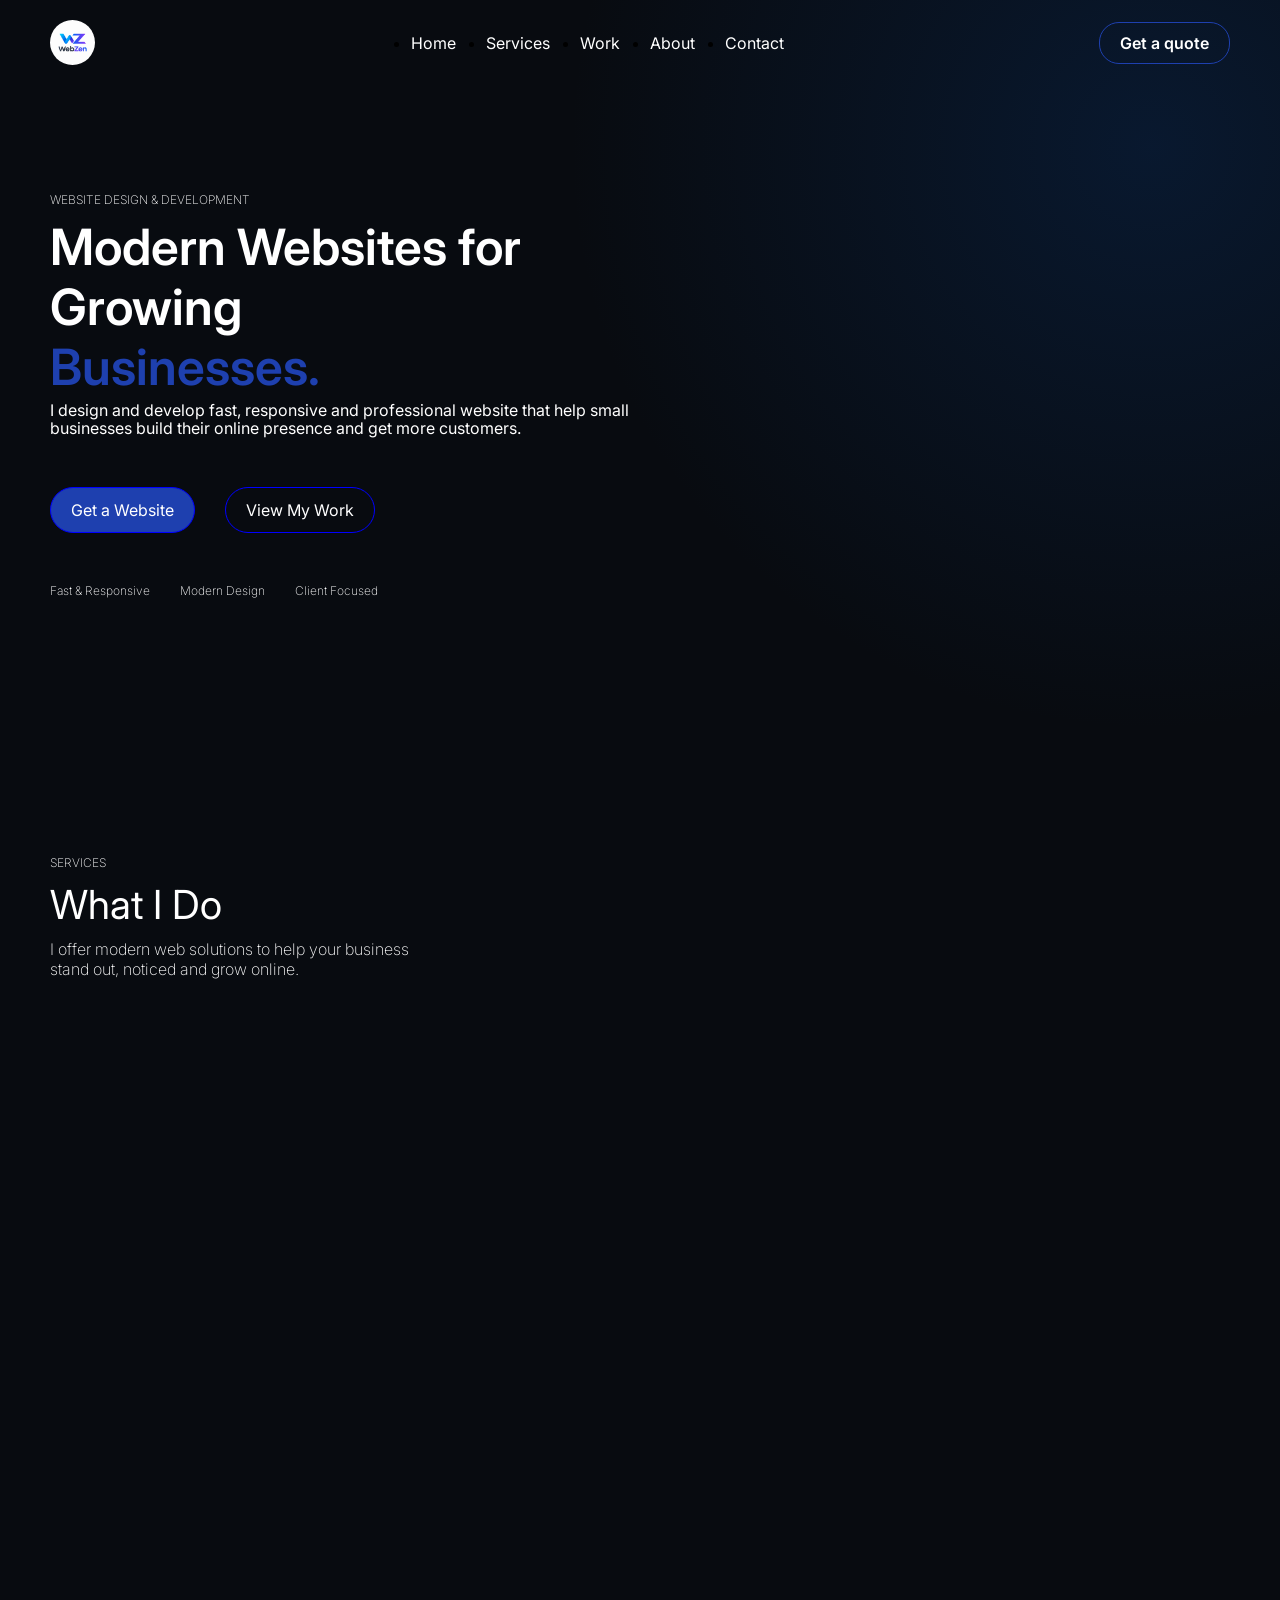
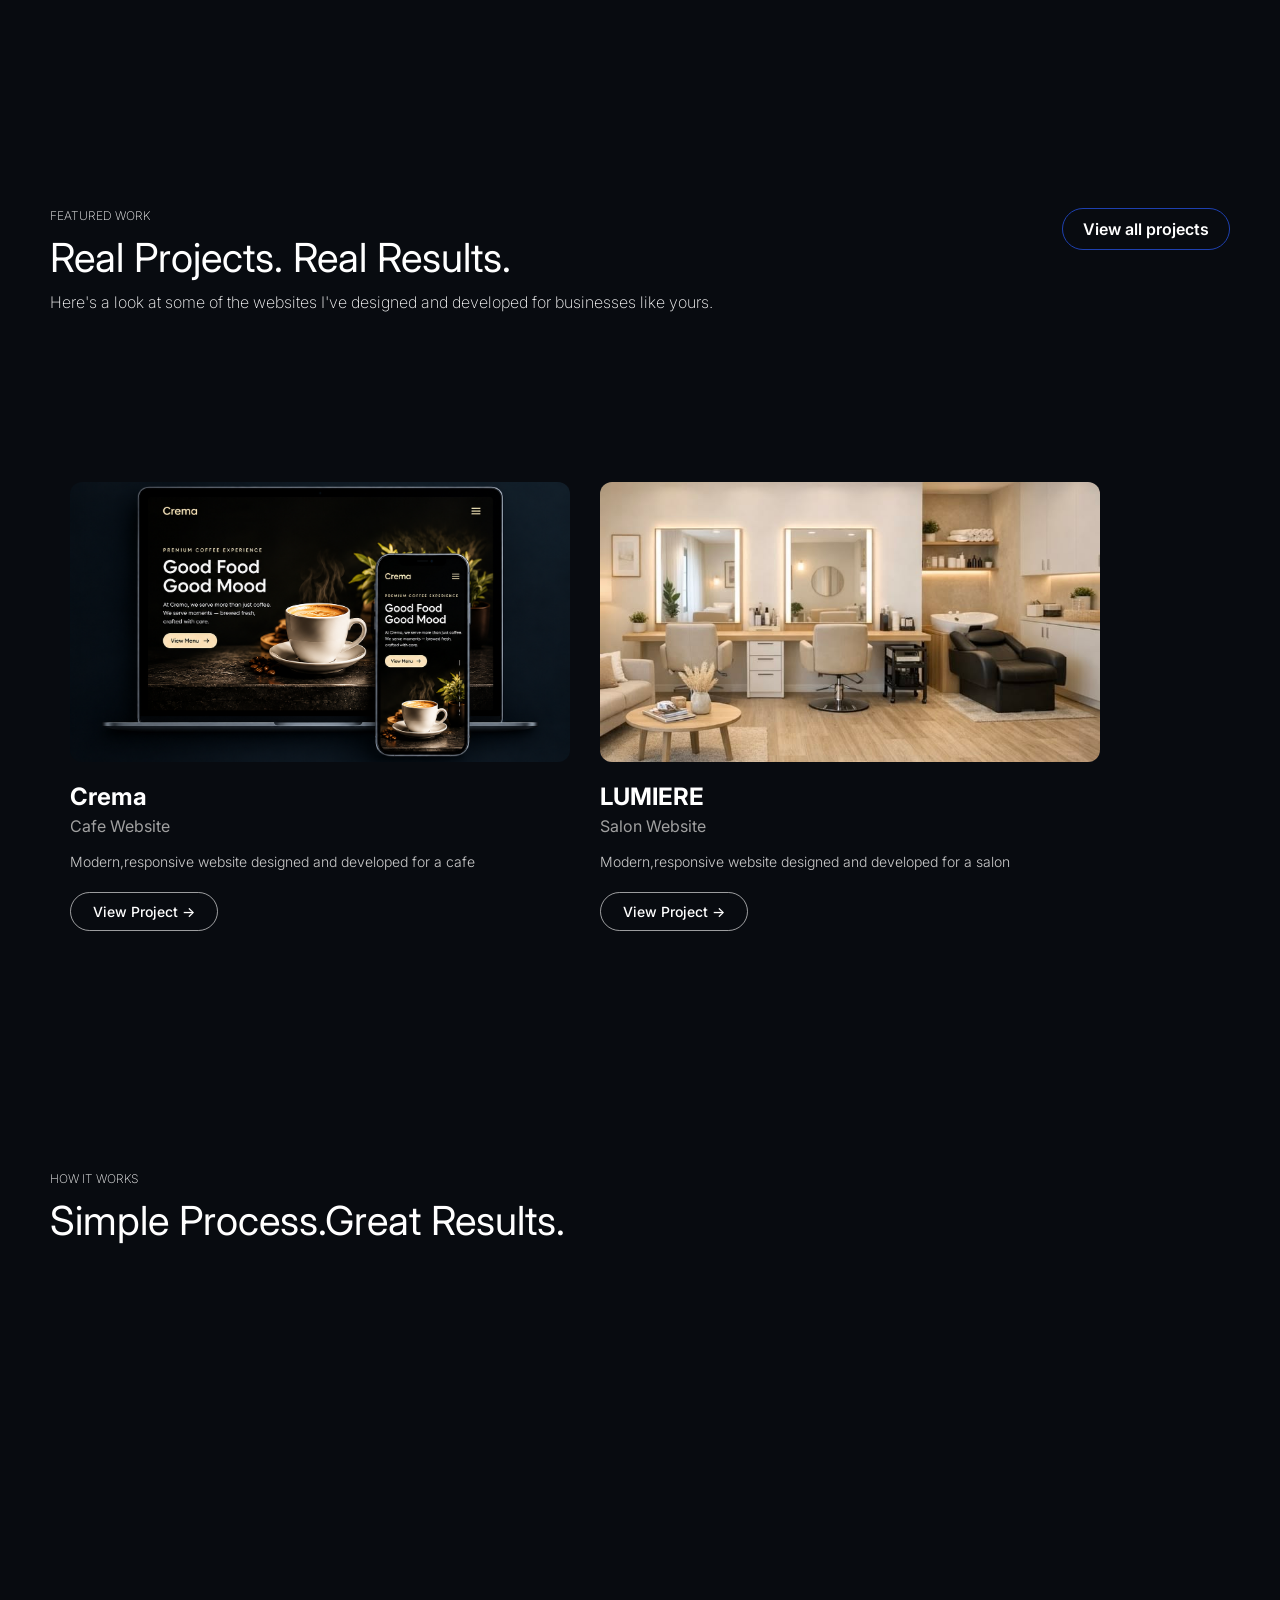
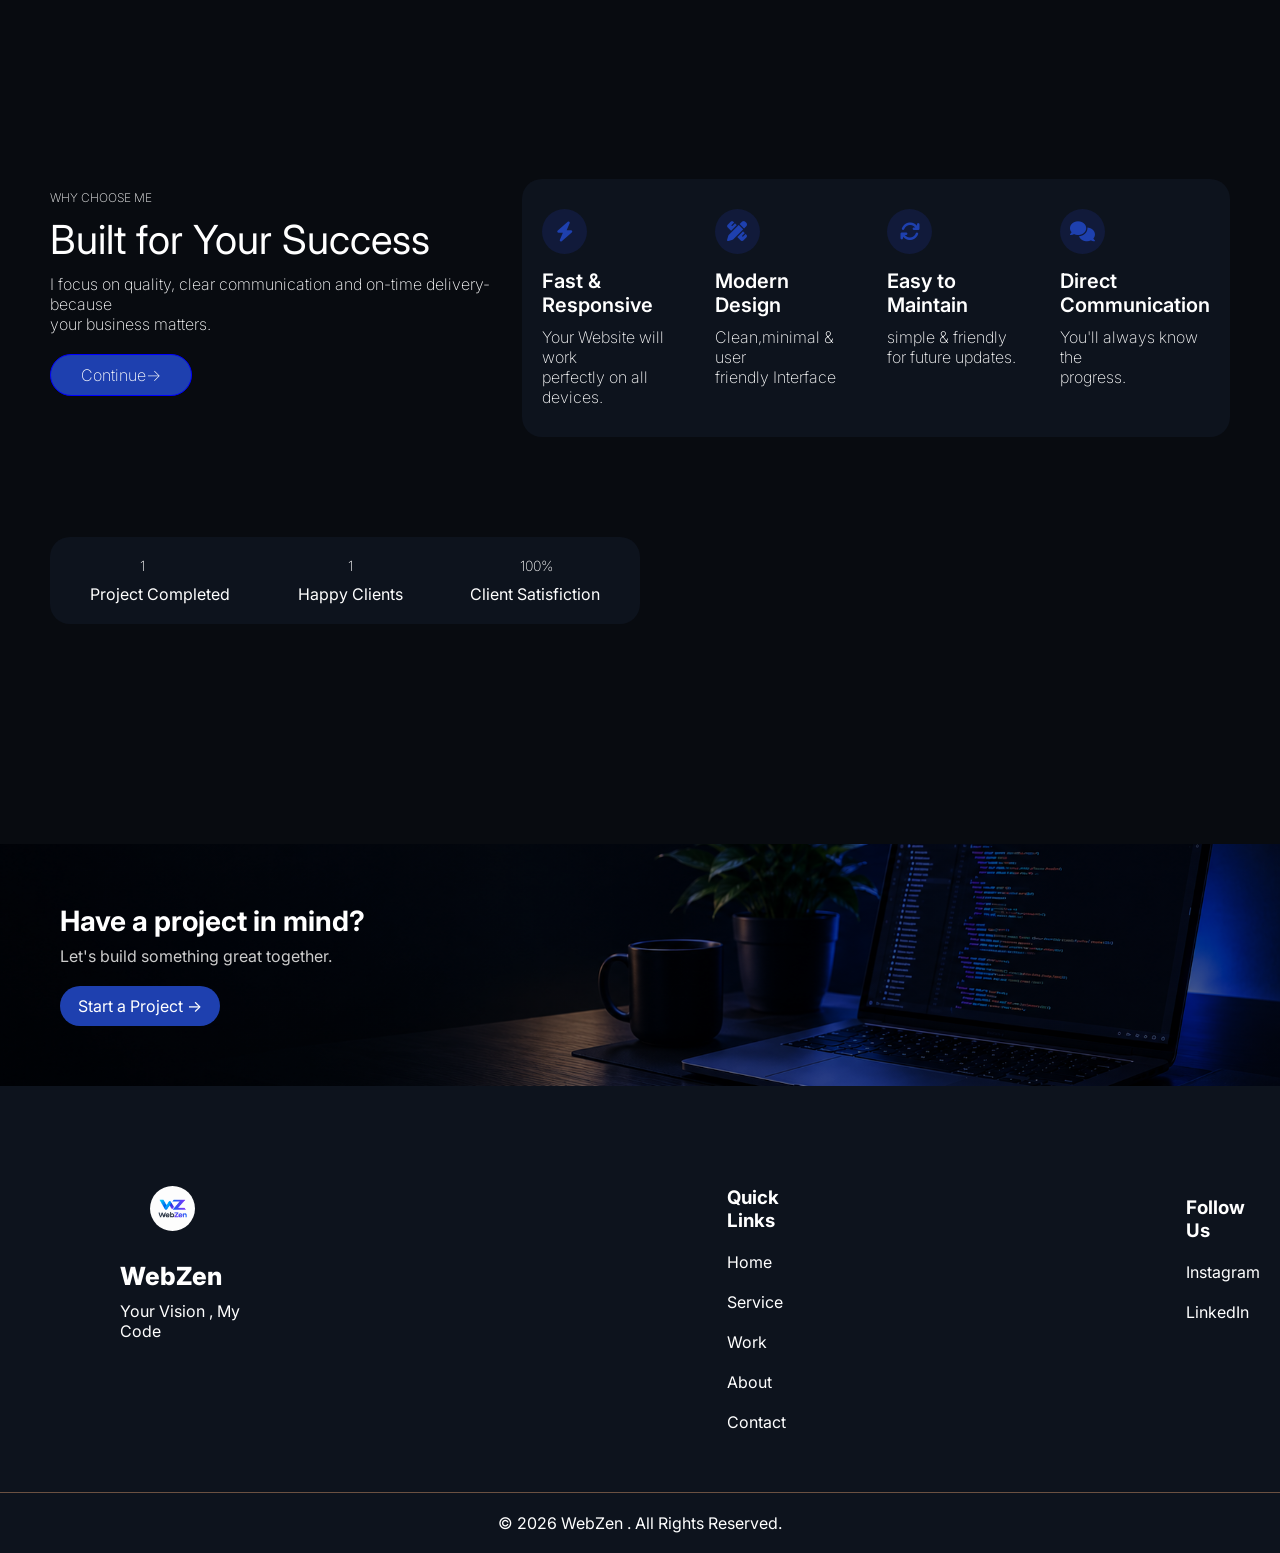
<file: index.html>
<!DOCTYPE html>
<html>

<head>
	<meta charset="utf-8">
	<meta name="viewport" content="width=device-width, initial-scale=1">
	<title>Web Zen</title>
	<link rel="stylesheet" href="style.css">
	<link href="https://fonts.googleapis.com/css2?family=Inter:wght@400;500;600;700&display=swap" rel="stylesheet">
	<link rel="stylesheet" href="https://cdnjs.cloudflare.com/ajax/libs/font-awesome/6.5.2/css/all.min.css">
</head>
<body>
	<header>
		<nav class="navbar">
			<a href="#" class="logo">
				<img src="logoimg.png" alt="logo">
			</a>
			<button class="menu-toggle">☰</button>
			<ul class="nav-menu">
				<li class="nav-item">
					<a href="#home" class="nav-link">Home</a>
				</li>
				<li class="nav-item">
					<a href="#services" class="nav-link">Services</a>
				</li>
				<li class="nav-item">
					<a href="#work" class="nav-link">Work</a>
				</li>
				<li class="nav-item">
					<a href="#about" class="nav-link">About</a>
				</li>
				<li class="nav-item">
					<a href="https://wa.me/919332661263" class="nav-link" target="_blank">Contact</a>
				</li>

			</ul>
			<div class="quote">
			<a href="https://wa.me/919332661263" class="nav-link" target="_blank">Get a quote</a></div>

		</nav>
	
	<section class="hero" id="home">
		<div class="hero-content">
			<h3> WEBSITE DESIGN & DEVELOPMENT</h3>
			<h1> Modern Websites
				for Growing<br>
				<span>Businesses.</span></h1>
				<p> I design and develop fast, responsive and professional 
					website that help small businesses build their online 
				presence and get more customers.</p> 
				<div class="hero-buttons">
			<a href="https://wa.me/919332661263?text=Hello%20WebZen,%20I%20want%20to%20start%20a%20website%20project." target="_blank">Get a Website</a>
			<a href="work.html ">View My Work</a> 
		</div>
		<div class="last-line">
			<h3>
				Fast & Responsive
			</h3>
			<h3>
				Modern Design 
			</h3>
			<h3>
				Client Focused
			</h3>
			
		</div>
			</div>
			<div class="hero-img">
			
<video autoplay muted loop playsinline class="hero-video">
  <source src="landing.mp4" type="video/mp4">
</video>
</div>
			</div>
			
		</header>



		
	</section>
	<section class="service" id="services">
		<div class="service-content">
			<h1> SERVICES</h1>
			<h2>What I Do </h2>
			<p>I offer modern web solutions to help your business
				<br> stand out, noticed and grow online.</p>
		</div>
		<div class="service-container">
			

    <div class="service-card">
        <div class="service-icon">
            <i class="fa-solid fa-code"></i>
        </div>

        <h2>Website Development</h2>
        <p>Business website, landing pages &<br> custom websites.</p>
        <h3>→</h3>
    </div>


    <div class="service-card">
        <div class="service-icon">
            <i class="fa-solid fa-mobile-screen-button"></i>
        </div>

        <h2>Responsive<br>Design</h2>
        <p>Looks great and works seamlessly on mobile, tablet, desktop, and every screen size</p>
        <h3>→</h3>
    </div>


    <div class="service-card">
        <div class="service-icon">
            <i class="fa-solid fa-pen-ruler"></i>
        </div>

        <h2>Website<br>Redesign</h2>
        <p>Give your old website a modern look<br> and better experience</p>
        <h3>→</h3>
    </div>
    <div class="service-card">
        <div class="service-icon">
            <i class="fa-solid fa-wrench"></i>
        </div>

        <h2>Website<br>Maintenance</h2>
        <p>Small updates, content/image changes, <br>basic fixes</p>
        <h3>→</h3>
    </div>


</div>
		</div>
	</section>
	<section class="work" id="work">
		<div class="top">
		<div class="work-content">
		<h1>FEATURED WORK</h1>
				<h2>Real Projects. Real Results.
				</h2>

				<p> Here's a look at some of the websites I've designed and developed for businesses like yours.</p>

			</div>
			<div class="view">
				<a href="work.html"> View all projects </a>
		</div>
	</div>

		<div class="work-container">
			
			<div class="work-card">
				<img src="work.png" alt="workimage">
			
			
				<h1>Crema</h1>
				<h2>Cafe Website</h2>

				
				<h3> Modern,responsive website designed and developed for a cafe</h3>
				<a href="https://ankitbiswascreates-wq.github.io/Crema/">View Project →</a>
			</div>
			
			<div class="work-card">
				<img src="lum.jpg" alt="wokimage">
			
			
				<h1>LUMIERE</h1>
				<h2>Salon Website</h2>

				
				<h3> Modern,responsive website designed and developed for a salon </h3>
				<a href="https://ankitbiswascreates-wq.github.io/LUMIERE/">View Project →</a>
		</div>
				
			</div>
	</section>
	<section class="how" id="about">
		<div class="how-content">
			<h1> HOW IT WORKS</h1>
			<h2> Simple Process.Great Results.</h2>

		</div>
		<div class="how-container">
			<div class="how-card">
				<div class="ok">
				<div class="step-number">01</div>
				
			</div>
				<h2> Discuss</h2>
				<h3> I'll understand your requirements and goals.</h3>

				</div>
				<div class="how-card">
				<div class="ok">
				<div class="step-number">02</div>
				
			</div>
				<h2> Design</h2>
				<h3> I'll create a modern and clean layout <br>for your website</h3>

				</div>
				<div class="how-card">
				<div class="ok">
				<div class="step-number">03</div>
				
			</div>
				<h2> Develop</h2>
				<h3> I'll turn the design into a fully functional<br> website</h3>

				</div>
				<div class="how-card">
				<div class="ok">
				<div class="step-number">04</div>
				
			</div>
				<h2> Launch</h2>
				<h3> After testing, your website goes live !</h3>

				</div>
			</div>
	</section>
	<section class="why">
		<div class="why-content">
			<h1>WHY CHOOSE ME</h1>
			<h2>Built for Your Success</h2>
			<h3>I focus on quality, clear 
				communication and on-time delivery-because<br>
				your business matters.<br>
				<a href="https://wa.me/919332661263?text=Hello%20WebZen,%20I%20want%20to%20start%20a%20website%20project." target="_blank">Continue→</a>
				
		</div>
		
		<div class="why-container">
			<div class="why-card">
    <div class="why-icon">
        <i class="fa-solid fa-bolt"></i>
    </div>
    <h1>Fast & Responsive</h1>
    <h2>Your Website will work<br>perfectly on all devices.</h2>
</div>
		<div class="why-card">
    <div class="why-icon">
        <i class="fa-solid fa-pen-ruler"></i>
    </div>
    <h1>Modern Design</h1>
    <h2>Clean,minimal & user<br>friendly Interface</h2>
</div>
		<div class="why-card">
    <div class="why-icon">
        <i class="fa-solid fa-arrows-rotate"></i>
    </div>
    <h1>Easy to Maintain</h1>
    <h2>simple & friendly<br>for future updates.</h2>
</div>
    <div class="why-card">
    <div class="why-icon">
        <i class="fa-solid fa-comments"></i>
    </div>
    <h1>Direct Communication</h1>
    <h2>You'll always know the<br>progress.</h2>
</div>
		
			
		</div>
		
		</div>
		<div class="pro">
            <div class="com">
                <h1>1</h1>
                <h2>Project Completed</h2>
        </div>
        <div class="com">
                <h1>1</h1>
                <h2>Happy Clients</h2></div>
                <div class="com">
                <h1>100%</h1>
                <h2>Client Satisfiction</h2></div>
            </div>
            


	</section>
	<section class="project-cta">
    <div class="cta-content">
        <h2>Have a project in mind?</h2>
        <p>Let's build something great together.</p>
        <a href="https://wa.me/919332661263" class="nav-link" target="_blank">Start a Project →</a>
    </div>
</section>
<footer class="footer">
	<div class="footer-content">
		<img src="logoimg.png" alt="logo">
		<h2> WebZen</h2>
		<h1> Your Vision , My Code</h1>
	</div>
		<div class="footer-container">
			
		
			<div class="footer-links">
				 <h3>Quick Links</h3>
            <a href="#home">Home</a>
            <a href="#services">Service</a>

            <a href="#work">Work</a>
            <a href="#about">About</a>
            
            
            <a href="https://wa.me/919332661263" class="nav-link" target="_blank">Contact</a>

				

				
			</div>
			<div class="footer-social">
				<h3>Follow Us</h3>
    <a href="https://www.instagram.com/webzen.codes/">Instagram</a>
     <a href="https://www.linkedin.com/in/ankit-biswas-5679473a6/">LinkedIn</a>
			</div>
			


		</div>
		

	
</footer>
<div class="footer-bottom"><p>© 2026 WebZen . All Rights Reserved.</p>
	
		
          
	<script src="script.js"></script>

</body>
</html>
</file>
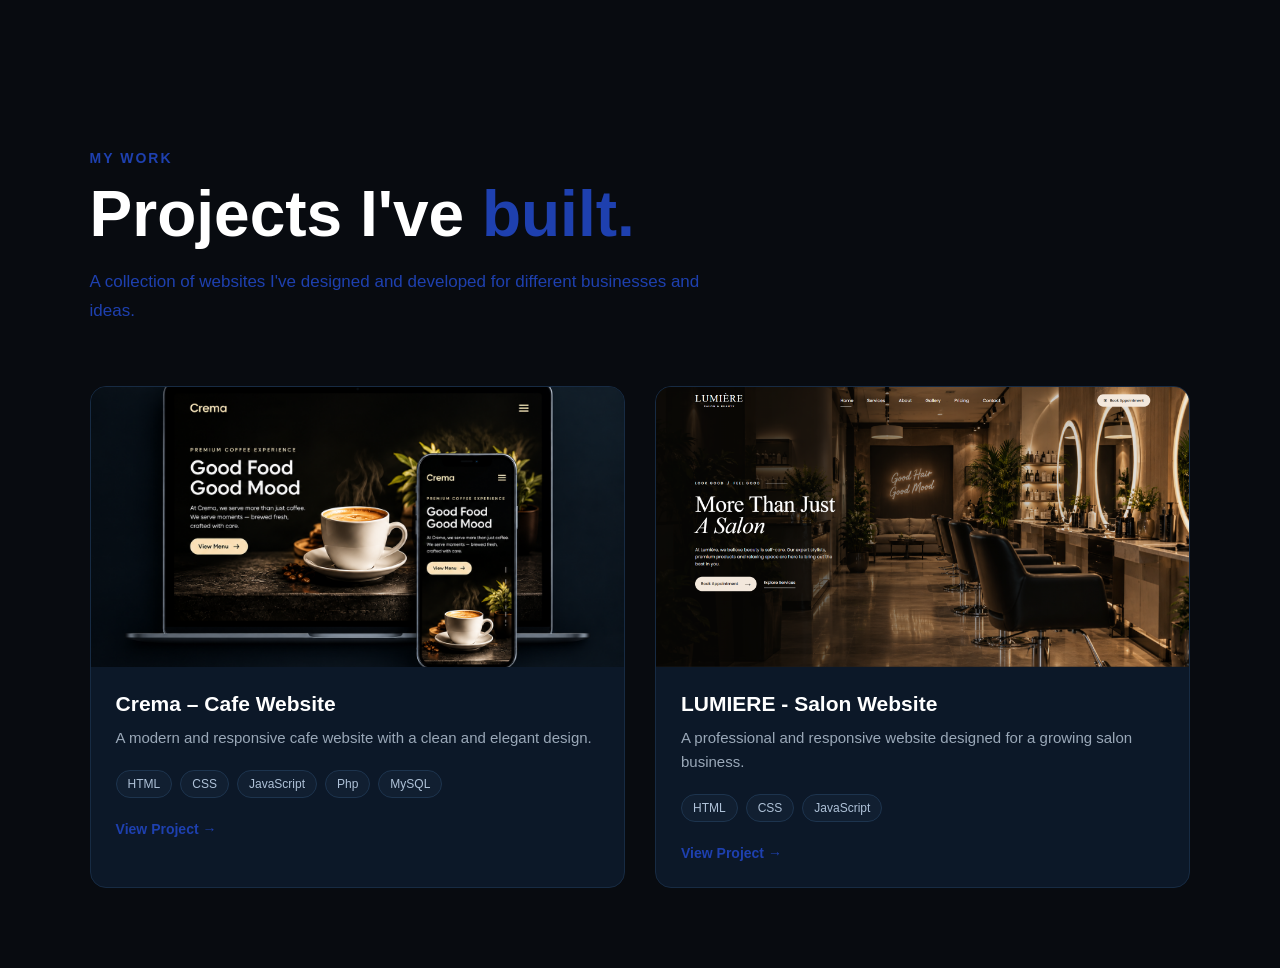
<file: work.html>
<!DOCTYPE html>
<html lang="en">
<head>
    <meta charset="UTF-8">
    <meta name="viewport" content="width=device-width, initial-scale=1.0">

    <title>My Work | WebZen</title>

    <link rel="stylesheet" href="work.css">
</head>

<body>

    <!-- Navbar -->

    <main>

        <section class="work-page">

            <div class="work-heading">
                <p>MY WORK</p>
                <h1>Projects I've <span>built.</span></h1>
                <p>
                    A collection of websites I've designed and developed
                    for different businesses and ideas.
                </p>
            </div>


            <div class="work-grid">

                <!-- Project 1 -->
                <div class="work-card">

                    <img src="work.png"
                         alt="Crema Cafe Website">

                    <div class="work-info">

                        <h2>Crema – Cafe Website</h2>

                        <p>
                            A modern and responsive cafe website
                            with a clean and elegant design.
                        </p>

                        <div class="tech">
                            <span>HTML</span>
                            <span>CSS</span>
                            <span>JavaScript</span>
                            <span>Php</span>
                            <span>MySQL</span>
                        </div>

                        <a href="https://ankitbiswascreates-wq.github.io/Crema/" target="_blank">
                            View Project →
                        </a>

                    </div>

                </div>


                <!-- Project 2 -->
                <div class="work-card">

                    <img src="work2.png"
                         alt="Business Website">

                    <div class="work-info">

                        <h2>LUMIERE - Salon Website</h2>

                        <p>
                            A professional and responsive website
                            designed for a growing salon business.
                        </p>

                        <div class="tech">
                            <span>HTML</span>
                            <span>CSS</span>
                            <span>JavaScript</span>
                        </div>

                        <a href="https://ankitbiswascreates-wq.github.io/LUMIERE/" target="_blank">
                            View Project →
                        </a>

                    </div>

                </div>

            </div>

        </section>

    </main>

</body>
</html>
</file>
<file: style.css>
.navbar{
	font-family: 'Inter',sans-serif;
}
body{
	font-family: 'Inter',sans-serif;
	
}
* {
    margin: 0;
    padding: 0;
    box-sizing: border-box;
}
.logo img{
	width: 45px;
	height: auto;
	display: block;
	border-radius:100%;
}
.menu-toggle{
	display: none;
}
header {
    background:
    radial-gradient(
            circle at 90% 20%,
            rgba(10, 50, 105, 0.35),
            transparent 45%
        ),
        #080B10;
}
.navbar{
	display: flex;
	align-items:center;
	justify-content: space-between;
	background-color:transparent ;
	padding: 20px 50px;


}
.nav-menu{
	display: flex;
	gap: 30px;
}
.nav-item a{
	text-decoration: none;
	color: #ffffff;
}
.quote a{
	text-decoration: none;
	color: white;
	border:1px solid #1E40AF;
	font-weight: 600;
	border-radius: 20px;
	padding: 10px 20px;
    display:inline-block;
    transition: 0.3s ease;




}
.nav-link:hover{
	color: #0000ff;
	border-bottom: 1px solid #0000ff;
  }
  .quote a:hover{
  	color: white;
    background-color: #1E40AF;
    border: 1px solid #1E40AF;
    transform: translateX(4px);
  }
  .hero{
  	position: relative;
  	overflow: hidden;
  	padding:20px 50px;
  	display: flex;
  	align-items: center;
  	justify-content: space-between;
  	min-height: 650px;
  	 
  }
  .hero-content{
  	width: 50%;
  	color: #ffffff;
  	position: relative;
  	z-index: 2;
  }
  	.hero-content h1{
  		text-decoration: none;
  		color: #ffffff;
  		font-size:50px;
  		//width:35%;
  		//padding: 20px 50px ;
  		font-weight: 600;



  	}
  	/* 1. Left se aane ke liye */
@keyframes fadeInLeft {
  from {
    opacity: 0;
    transform: translateX(-30px);
  }
  to {
    opacity: 1;
    transform: translateX(0);
  }
}

/* 2. Neeche se upar aane ke liye */
@keyframes fadeInUp {
  from {
    opacity: 0;
    transform: translateY(30px);
  }
  to {
    opacity: 1;
    transform: translateY(0);
  }
}

/* 3. Soft Cinematic Blur Fade */
@keyframes blurFadeIn {
  from {
    opacity: 0;
    filter: blur(6px);
  }
  to {
    opacity: 1;
    filter: blur(0);
  }
}

/* 4. Buttons ke liye pop/scale effect */
@keyframes scaleUp {
  from {
    opacity: 0;
    transform: translateY(20px) scale(0.95);
  }
  to {
    opacity: 1;
    transform: translateY(0) scale(1);
  }
}

/* Elements par directional styling */
.hero-content h3 {
  opacity: 0;
  animation: fadeInLeft 0.8s cubic-bezier(0.16, 1, 0.3, 1) forwards 0.1s;
}

.hero-content h1 {
  opacity: 0;
  animation: fadeInUp 0.9s cubic-bezier(0.16, 1, 0.3, 1) forwards 0.3s;
}

.hero-content p {
  opacity: 0;
  animation: fadeInUp 1s ease forwards 0.5s;
}

.hero-content .cta-buttons {
  opacity: 0;
  animation: scaleUp 0.8s cubic-bezier(0.34, 1.56, 0.64, 1) forwards 0.7s;
}

.hero-content .features {
  opacity: 0;
  animation: fadeInUp 0.7s ease forwards 0.9s;
}

  	.hero-content span{
  		color: #1E40AF;
  		font-weight: 600;
  	}
  	.hero-content p{
  		text-decoration: none;
  		color: #ffffff;
  		font-size:16px;
  		//width:35%;
  		
  		margin-top:5px;
  		line-height: 1.1;

  	}
  	.hero-content h3{
  		//text-decoration: none;
  		color: #ffffff;
  		font-size:12px;
  		//width:35%;
  		
  		margin-bottom:10px;
  		font-weight: 200;
  	}
  .hero-buttons {
  	display: flex;
  	gap: 30px;
  	margin-top:20px ;
  	


  }
  .hero-buttons a{
  	text-decoration: none;
  	border: 1px solid blue;
  	padding:12px 20px;
  	color: white;
  	border-radius: 30px;
  	margin-top: 30px;
  	
  }
  .hero-buttons a:first-child{
  	background-color: #1E40AF;
  	color: white ;
    transition: 0.3s ease;
  }
  .hero-buttons a:last-child{
    
    transition: 0.3s ease;
  }
  .hero-buttons a:first-child:hover{
  	color: #000000;
	background-color:#ffffff;
    transform: translateX(4px);

  }
  .hero-buttons a:last-child:hover{
  	color: #000000;
	background-color:#ffffff;
    transform: translateX(4px);


  }
  	.hero-img{
  		width: 70vw; 
  max-width: none;
  		position: absolute;
    right: 0;                    /* Right side par fix */
    top: 50%;
    transform: translateY(-50%); /* Vertically center */
    width: 60%;                  /* Thoda bada rakhein taaki text ke peeche overlap ho */
                /* Bada screen size */
    z-index: 1;                  /* Text (z-index: 2) ke peeche rahega */
    pointer-events: none;
    mix-blend-mode: screen;
    -webkit-mask-image: 
    linear-gradient(to top, rgba(0,0,0,0), rgba(0,0,0,1) 15%, rgba(0,0,0,1) 85%, rgba(0,0,0,0)), 
    linear-gradient(to left, rgba(0,0,0,0), rgba(0,0,0,1) 15%, rgba(0,0,0,1) 85%, rgba(0,0,0,0));
    mask-image: 
    linear-gradient(to top, rgba(0,0,0,0), rgba(0,0,0,1) 15%, rgba(0,0,0,1) 85%, rgba(0,0,0,0)), 
    linear-gradient(to left, rgba(0,0,0,0), rgba(0,0,0,1) 15%, rgba(0,0,0,1) 85%, rgba(0,0,0,0));
    -webkit-mask-composite: source-in; 
  mask-composite: intersect;
  	}
  	.hero-img video{
  		width:100%;
  		//max-width: 100%;
  		height: auto;
  		object-fit:contain;
  		display: block;
  		mix-blend-mode: screen;

  	}
  	.last-line{
  		display:flex;
  		margin-top: 30px;
  		padding:20px 0px;
  		font-size:12px;
  		gap:30px;



  	}
  	.service{
  		padding: 100px 50px;
  		background-color:#080B10;


  	}
  	.service-container{
      margin-top: 100px;
  		display: grid;
      grid-template-columns: repeat(auto-fit,minmax(220px,1fr)) ;
  		justify-content: space-between;
      gap: 50px;
      width: 100%;
      

  	}
  	.service-card {
        margin-top: 0px;
        margin-bottom: 200px;
        width: 100%;
        max-width: 400px;
        justify-content: space-between;

       
background-color: #0D131D;
    padding: 30px 60px;
    border-radius: 20px;

    opacity: 0;
    transform: translateY(-80px);

    transition: opacity 0.1s ease, transform 0.1s ease;
}

.service-card.show {
    opacity: 1;
    transform: translateY(0);
}

.service-card.show:hover {
    transform: translateY(-5px) scale(1.08);
}
  	

  	.service-card h1{
  		margin-bottom: 25px;
  		color: blue;

  	}

  	.service-card h2{
  		color: white;
  		font-size:25px;
  		font-weight: 600;
  		margin-bottom: 10px;
  	}
  	.service-card p{
  		color: white;
  		font-size:16px;
  		font-weight: 200;
  		margin-top: 15px;
  	}
  	.service-card h3{
  		color:#1E40AF;
  		margin-top: 40px;

  	}
    .service-icon {
    color: #1E40AF;
    font-size: 30px;
    margin-bottom: 25px;
}
  	.service-content{
  		padding: 20px 0px;
  		
  	}
  	
  	
  	.service-content h1{
  		color: white;
  		font-size: 12px;
  		font-weight: 200;
  		margin-bottom: 10px;

  	}
  	.service-content h2{
  		color: white;
  		font-size: 40px;
  		font-weight: 400;
  		margin-bottom: 10px;


  	}
  	.service-content p{
  		color: white;
  		font-size: 16px;
  		font-weight: 200;
  		margin-bottom: 30px;


  	}
  	.work{
  		padding: 20px 50px ;
  		background-color:#080B10;


  	}
  	.work-content h1{

  		color: white;
  		font-size: 12px;
  		font-weight: 200;
  		margin-bottom: 10px;




  	}
  	.work-content h2{
  		color: white;
  		font-size: 40px;
  		font-weight: 400;
  		margin-bottom: 10px;
  	}
  	.work-content p{
  		color: white;
  		font-size: 16px;
  		font-weight: 200;
  		margin-bottom: 150px;


  	}
  	

  	}
    /* 1. Main Container (Cards ko side-by-side lane ke liye) */
.work-container {
    display: flex;
    flex-direction: row; /* Explicitly side-by-side rakhega */
    justify-content: center;
    gap: 30px; /* Dono cards ke beech ka gap */
    padding: 20px;
    width: 100%;
    box-sizing: border-box;
}

/* 2. Individual Cards */
.work-card {
    flex: 1; /* Dono cards 50-50 width lenge */
    max-width: 500px; /* Large screen par card zyadah bada na ho */
    display: flex;
    flex-direction: column;
    align-items: flex-start;
    text-align: left;
}

/* 3. Images Resize Fix (Iske bina side-by-side nahi aayega) */
.work-card img {
    width: 100%;
    height: 280px; /* Dono images ki height bilkul same rahegi */
    object-fit: cover; /* Image stretch ya distort nahi hogi */
    border-radius: 12px;
    margin-bottom: 20px;
}
    /* 1. Both Cards Wrapper Container */
.work-container {
    display: flex;
    
    gap: 30px; /* Cards ke beech ka gap */
   align-items: stretch;
    flex-wrap: wrap;
    padding: 20px;
}

/* 2. Individual Work Card */
.work-card {
    flex: 1;
    min-width: 320px;
    max-width: 500px;
    display: flex;
    flex-direction: column; /* Content top-to-bottom stack hoga */
    align-items: flex-start; /* Sub content left-align rahega */
    text-align: left;
}

/* 3. Card Images */
.work-card img {
    width: 100%;
    height: 280px; /* Dono images ka size same rakhne ke liye */
    object-fit: cover; /* Image distort/stretch nahi hogi */
    border-radius: 12px;
    margin-bottom: 20px;
}

/* 4. Headings & Text Styling */
.work-card h1 {
    color: white;
    font-size: 24px;
    margin: 0 0 5px 0;
}

.work-card h2 {
    color: #a0a0a0;
    font-size: 16px;
    font-weight: 400;
    margin: 0 0 15px 0;
    padding: 0;
}

.work-card h3 {
    color: #cccccc;
    font-size: 14px;
    font-weight: 300;
    line-height: 1.5;
    margin: 0 0 20px 0;
    padding: 0;
}

/* 5. Button Styling */
.work-card a {
    color: white;
    font-size: 14px;
    font-weight: 500;
    padding: 10px 22px;
    border: 1px solid rgba(255, 255, 255, 0.6);
    border-radius: 20px;
    text-decoration: none;
    display: inline-block;
    margin-top: auto; /* Button ko hamesha card ke bottom par rakhega */
    transition: 0.3s ease;
}

.work-card a:hover {
    background-color: white;
    color: black;
    transform: translateX(4px);
}
  	
  	.top{
  		display: flex;
  		justify-content: space-between;
  	}
  	.view a{

  		color: #ffffff;
    font-size: 16px;
    font-weight: 600; /* 'px' hata diya */
    border: 1px solid #1E40AF;
    padding: 10px 20px;
    border-radius: 50px;
    text-decoration: none;
    display: inline-block; /* Iske bina transform (translateX) kaam nahi karega */
    transition: all 0.3s ease;
  	}
    .view a:hover{
        color: blue;
        background-color: white;
        transform: translateX(4px);
    }
  	.view h1:hover{
	color: #ffffff;
	text-decoration: underline;
}
.how{
  padding: 200px 50px;
  background-color: #080B10;

}
.how-content{
  color: white;

}
.how-content h1{
  font-size: 12px;
  font-weight: 200;
  margin-bottom: 10px;

}

.how-content h2{
 
      font-size: 40px;
      font-weight: 400;
      margin-bottom: 30px;

}
  	.how-container{
      display:flex;
      justify-content: space-between;
      box-sizing: border-box;
     display: grid;
     grid-template-columns:repeat(4, 1fr) ;
     gap: 20px;
    }
  .how-card {
    background-color: #0D131D;
    padding: 50px 30px;
    border-radius: 20px;
   margin-top: 30px;
    width: 100%;

    opacity: 0;
    transform: translateY(60px);

    transition: opacity 0.8s ease, transform 0.3s ease;
}

.how-card.show {
    opacity: 1;
    transform: translateY(0);
}

.how-card.show:hover {
    transform: translateY(-8px) scale(1.04);
}

  
  .how-card h1{
    color: white;
    margin-left: 20px;
    font-size: 16px;
    border: 1px solid blue;

    border-radius: 100%;
    padding: 7px 7px;
    margin-bottom: 10px;


  }
  .how-card h2{
    color: white;
    font-size: 20px;
    margin-bottom: 20px;
    padding: 0px 20px;
    
  }
.how-card h3{
    color: white;
    font-size: 16px;
    font-weight: 200;
     padding: 0px 20px;
    
  }
  .how-card h4{
    color: blue;
    margin-bottom: 200px;

  }
  .ok{
    display: flex;
    justify-content: space-between;
    align-items: center;

  }
  .step-number {
    background-color: #0000ff;
    border: 1px solid #0000ff;
    border-radius: 50%;
    width: 40px;
    height: 40px;
    display: flex;
    align-items: center;
    justify-content: center;
    margin-left: 20px;
    margin-bottom: 10px;
}
.service-card {
    opacity: 0;

    transform: translateY(-80px);
    transition: all 0.8s ease;
}

.service-card.show {
    opacity: 1;
    transform: translateY(0);
}
.why{
  padding: 20px 50px;
  background-color:#080B10;
  display: flex;
  justify-content: space-between;
  align-items: center;
  flex-wrap: wrap;
}
.why-content{
  color:white;
  width: 40%;

}
.why-content h1{

      
      font-size: 12px;
      font-weight: 200;
      margin-bottom: 10px;




    }
    .why-content h2{
      color: white;
      font-size: 40px;
      font-weight: 400;
      margin-bottom: 10px;
    }
    .why-content h3{
      color: white;
      font-size: 16px;
      font-weight: 200;
      margin-bottom: 30px;


    }
    .why-content a{
      color: white;
      font-size: 16px;
      font-weight: 200;
      border: 1px solid blue ;
      border-radius:25px ;
      padding: 10px 30px;
      margin-top: 20px;
      text-decoration: none;
      background-color: #1E40AF;
      display: inline-block;
       transition: 0.3s ease;


    }
    .why-content a:hover{
      background-color: white;
      color: blue;
      transform: translateX(4px);
    }
    .why-container{
    display: grid;
    grid-template-columns: repeat(4, 1fr);
    gap: 30px;
    background-color:#0D131D;
    width: 60%;
    max-width: 100%;
    border-radius: 20px;
    padding: 30px 20px;
}
    .why-card{
      color: white;
      width: 100%;

    }
    .why-card h1{
      font-size: 20px;
      font-weight: 600;
      margin-bottom: 10px;

    }
    .why-card h2{
      font-size: 16px;
      font-weight: 200;

    }
    .pro{
      display: flex;
      justify-content: space-between;
      width: 50%;
      color: white;
      background-color:#0D131D ;
     margin: 50px 0px;
      padding: 20px 40px;
      border-radius: 20px;
      margin-top: 100px;
     margin-bottom: 200px;

    }
    .com h1{
      font-size: 14px;
      font-weight: 200;
      margin-left: 50px;
      margin-bottom: 10px;
      
    }
    
    .com h2{
      font-size: 16px;
      font-weight: 400;
    }
    .project-cta {
    width: 100%;
    min-height: 180px;

    background-image: 
        linear-gradient(rgba(0, 0, 0, 0.45), rgba(0, 0, 0, 0.45)),
        url("cta.png");

    background-size: cover;
    background-position: center;

    //border-radius: 10px;

    display: flex;
    align-items: center;
    padding: 60px;
}

.cta-content h2 {
    color: white;
    font-size: 28px;
    margin-bottom: 8px;
}

.cta-content p {
    color: #ccc;
    margin-bottom: 20px;
}

.cta-content a {
    display: inline-block;
    padding: 10px 18px;
    background: #1E40AF;
    color: white;
    text-decoration: none;
    border-radius: 20px;
    transition: 0.3s ease;

}
.cta-content a:hover{
  color: blue;
  background-color:white ;
   transform: translateX(4px);
}


.footer{
  background-color: #0D131D;
  display: flex;
  gap: 60px;
  padding: 60px 20px;

}
.footer-content img{
  width: 45px;
  height: auto;
  display: block;
  border-radius:100%;
  margin-left: 30px;

}
.footer-content{
  padding: 40px 100px;
}
.footer-content h1{
  color: white;
  font-size: 16px;
  font-weight:400;
  margin-top: 10px;
}
.footer-content h2{
  color: white;
  font-size: 25px;
  font-weight:800;
  margin-top: 30px;
}
.footer-bottom{
    text-align:center;
    border-top:1px solid #6b5142;
    
    color:white;
    background-color:#0D131D ;
    padding: 20px 40px ;

  }
    .footer-links, 
    .footer-social{
      display: flex;
      flex-direction: column ;
      gap :20px;



    }
    .footer-links{
      color: white;
     margin-left: 300px;
     margin-top: 40px;

    }
    .footer-links a{
      color: white;
      text-decoration: none;
    
    }
    .footer-social{
      color: white;
       margin-top: 50px;
      


    }
    .footer-social a{

      color: white;
      text-decoration: none;
    
    }
.footer-container{

  display: flex;
  gap: 400px;
}
.footer-links a:hover{
  color: #0000ff;


}
.footer-social a:hover{
  color: #0000ff;


}
.why-icon {
    width: 45px;
    height: 45px;
    border-radius: 50%;
    background-color: #111a3a;
    display: flex;
    align-items: center;
    justify-content: center;
    margin-bottom: 15px;
}

.why-icon i {
    color: #1E40AF;
    font-size: 20px;
}
    /* =========================
   MOBILE RESPONSIVE
========================= */

@media (max-width: 768px) {

    /* NAVBAR */
    .navbar {
        padding: 15px 20px;
        position: relative;
    }

    .logo img {
        width: 40px;
    }

    .menu-toggle {
        display: block;
        background: none;
        border: none;
        color: white;
        font-size: 28px;
        cursor: pointer;
        z-index: 1001;
    }

    .nav-menu {
        position: absolute;
        top: 70px;
        left: 20px;
        right: 20px;

        display: flex;
        flex-direction: column;
        gap: 0;

        background: #0D131D;
        border-radius: 15px;
        padding: 10px;

        opacity: 0;
        visibility: hidden;
        transform: translateY(-10px);

        transition: all 0.3s ease;
        z-index: 1000;
    }

    .nav-menu.active {
        opacity: 1;
        visibility: visible;
        transform: translateY(0);
    }

    .nav-item {
        width: 100%;
    }

    .nav-item a {
        display: block;
        padding: 14px 15px;
        border-radius: 10px;
    }

    .nav-item a:hover {
        background: #111a3a;
        border-bottom: none;
    }

    .quote {
        display: none;
    }


    /* HERO */
    .hero {
        padding: 50px 20px 60px;
        min-height: auto;

        display: flex;
        flex-direction: column;
        align-items: flex-start;
    }

    .hero-content {
        width: 100%;
    }

    .hero-content h3 {
        font-size: 11px;
        margin-bottom: 12px;
    }

    .hero-content h1 {
        font-size: 38px;
        line-height: 1.15;
    }

    .hero-content p {
        font-size: 15px;
        line-height: 1.5;
        margin-top: 15px;
    }

    .hero-buttons {
        gap: 12px;
        flex-wrap: wrap;
        margin-top: 20px;
    }

    .hero-buttons a {
        padding: 11px 18px;
        margin-top: 10px;
        font-size: 14px;
    }

    .last-line {
        gap: 15px;
        flex-wrap: wrap;
        margin-top: 25px;
        padding: 15px 0;
    }

    .last-line h3 {
        font-size: 10px;
    }

    .hero-img {
        position: relative;
        width: 100%;
        right: auto;
        top: auto;
        transform: none;

        margin-top: 30px;

        z-index: 1;
    }

    .hero-img video {
        width: 100%;
    }


    /* SERVICES */
    .service {
        padding: 70px 20px;
    }

    .service-content {
        padding: 10px 0 30px;
    }

    .service-content h2 {
        font-size: 32px;
    }

    .service-content p {
        font-size: 15px;
        line-height: 1.5;
    }

    .service-container {
        display: flex;
        flex-direction: column;
        margin:0px;
     
    }

    .service-card {
        width: 100%;

        padding: 25px;
        margin-bottom: 0px;
    }

    .service-card h2 {
        font-size: 22px;
    }

    .service-card p {
        font-size: 15px;
        line-height: 1.5;
    }

    .service-card h3 {
        margin-top: 25px;
    }


    /* WORK */
    .work {
        padding: 60px 20px;
    }

    .top {
        display: flex;
        flex-direction: column;
        gap: 20px;
    }

    .work-content h2 {
        font-size: 32px;
        line-height: 1.2;
    }

    .work-content p {
        font-size: 15px;
        line-height: 1.5;
    }

    .work-container {
        display: flex;
        flex-direction: column;
        padding: 20px 0;
        align-items: flex-start;
        gap: 25px;
    }

    .work-card {
        width: 100%;
    }

    .work-container img {
        width: 100%;
    }

    .work-card h1 {
        font-size: 28px;
    }

    .work-card h3 {
        font-size: 15px;
        line-height: 1.5;
        margin-bottom: 30px;
    }


    /* HOW IT WORKS */
    .how {
        padding: 60px 20px;
    }

    .how-content h2 {
        font-size: 32px;
        line-height: 1.2;
    }

    .how-container {
        display: grid;
        grid-template-columns: 1fr;
        gap: 15px;
    }

    .how-card {
        margin-top: 10px;
        padding: 30px 10px;
    }

    .how-card h2 {
        font-size: 20px;
    }

    .how-card h3 {
        font-size: 15px;
        line-height: 1.5;
    }


    /* WHY CHOOSE ME */
    .why {
        padding: 60px 20px;
        display: flex;
        flex-direction: column;
        align-items: stretch;
        gap: 30px;
    }

    .why-content {
        width: 100%;
    }

    .why-content h2 {
        font-size: 32px;
        line-height: 1.2;
    }

    .why-content h3 {
        font-size: 15px;
        line-height: 1.5;
    }

    .why-container {
        width: 100%;
        grid-template-columns: 1fr 1fr;
        gap: 25px 15px;
        padding: 25px 15px;
    }

    .why-card h1 {
        font-size: 17px;
    }

    .why-card h2 {
        font-size: 14px;
        line-height: 1.4;
    }

    .why-icon {
        width: 42px;
        height: 42px;
    }


    /* PROJECT STATS */
    .pro {
        width: 100%;
        margin-left: 0;
        margin-top: 0;

        display: grid;
        grid-template-columns: 1fr 1fr;
        gap: 25px 10px;

        padding: 25px 15px;
    }

    .com {
        text-align: center;
    }

    .com h1 {
        margin-left: 0;
        font-size: 18px;
    }

    .com h2 {
        font-size: 14px;
    }


    /* CTA */
    .project-cta {
        min-height: 230px;
        padding: 40px 20px;
        background-position: center;
    }

    .cta-content h2 {
        font-size: 25px;
        line-height: 1.2;
    }

    .cta-content p {
        font-size: 14px;
        line-height: 1.5;
    }


    /* FOOTER */
    .footer {
        display: flex;
        flex-direction: column;
        gap: 20px;
        padding: 50px 20px 30px;
    }

    .footer-content {
        padding: 20px 0;
    }

    .footer-content img {
        margin-left: 0;
    }

    .footer-content h2 {
        font-size: 23px;
    }

    .footer-content h1 {
        font-size: 15px;
    }

    .footer-container {
        display: flex;
        gap: 40px;
        justify-content: space-between;
    }

    .footer-links {
        margin-left: 0;
        margin-top: 0;
        gap: 15px;
    }

    .footer-social {
        margin-top: 0;
        gap: 15px;
    }

    .footer-links a,
    .footer-social a {
        font-size: 14px;
    }

    .footer-bottom {
        padding: 18px 15px;
        font-size: 12px;
    }
}
/* =========================================
   1. HOVER EFFECT (Card & Image Zoom)
   ========================================= */
.work-card {
    overflow: hidden; /* Image zoom hone par card se bahar na nikle */
    transition: transform 0.4s ease, box-shadow 0.4s ease;
}

.work-card img {
    transition: transform 0.5s ease, filter 0.5s ease; /* Smooth transition */
}

/* Hover karne par Card thoda upar uthega aur Image zoom hogi */
.work-card:hover {
    transform: translateY(-8px); /* Card slight lift effect */
}

.work-card:hover img {
    transform: scale(1.06); /* Image 6% zoom hogi */
    filter: brightness(1.1); /* Slight light/glow effect */
}


/* =========================================
   2. SCROLL REVEAL ANIMATION (Initial State)
   ========================================= */
.reveal {
    opacity: 0;
    transform: translateY(40px); /* Niche se upar aayega */
    transition: opacity 0.8s ease-out, transform 0.8s ease-out;
}

/* Jab Scroll hoke screen me aayega */
.reveal.active {
    opacity: 1;
    transform: translateY(0);
}
</file>
<file: work.css>
/* =========================
   WORK PAGE
========================= */

* {
    margin: 0;
    padding: 0;
    box-sizing: border-box;
}

body {
    background: #080B10;
    color: #ffffff;
    font-family: 'Inter', sans-serif;
}


/* =========================
   WORK SECTION
========================= */

.work-page {
    min-height: 100vh;
    padding: 150px 7% 80px;
}


/* =========================
   HEADING
========================= */

.work-heading {
    max-width: 750px;
    margin-bottom: 60px;
}

.work-heading p:first-child {
    color: #1E40AF;
    font-size: 14px;
    font-weight: 600;
    letter-spacing: 2px;
    margin-bottom: 15px;
}

.work-heading h1 {
    font-size: clamp(42px, 6vw, 64px);
    line-height: 1.05;
    font-weight: 600;
    margin-bottom: 20px;
}

.work-heading h1 span {
    color: #1E40AF;
}

.work-heading p:last-child {
    color: #1E40AF;
    font-size: 17px;
    line-height: 1.7;
    max-width: 650px;
}


/* =========================
   WORK GRID
========================= */

.work-grid {
    display: grid;
    grid-template-columns: repeat(2, minmax(0, 1fr));
    gap: 30px;
}


/* =========================
   WORK CARD
========================= */

.work-card {
    background: #0C1828;
    border: 1px solid #172B43;
    border-radius: 16px;
    overflow: hidden;
    transition: 0.35s ease;
}

.work-card:hover {
    transform: translateY(-8px);
    border-color: #285FAF;
    box-shadow: 0 20px 50px rgba(0, 0, 0, 0.25);
}


/* =========================
   PROJECT IMAGE
========================= */

.work-card img {
    width: 100%;
    height: 280px;
    object-fit: cover;
    display: block;
    background: #0D131D;
}


/* =========================
   CARD CONTENT
========================= */

.work-info {
    padding: 25px;
}

.work-info h2 {
    font-size: 21px;
    font-weight: 600;
    margin-bottom: 10px;
}

.work-info p {
    color: #9AA8B8;
    font-size: 15px;
    line-height: 1.6;
    margin-bottom: 20px;
}


/* =========================
   TECHNOLOGY TAGS
========================= */

.tech {
    display: flex;
    gap: 8px;
    flex-wrap: wrap;
    margin-bottom: 22px;
}

.tech span {
    font-size: 12px;
    color: #AFC2D8;
    background: #111F31;
    border: 1px solid #1D344E;
    padding: 6px 11px;
    border-radius: 20px;
}


/* =========================
   VIEW PROJECT
========================= */

.work-info a {
    display: inline-block;
    color: #1E40AF;
    text-decoration: none;
    font-size: 14px;
    font-weight: 600;
    transition: 0.3s ease;
}

.work-info a:hover {
    color: #7AADFF;
    transform: translateX(4px);
}


/* =========================
   TABLET
========================= */

@media (max-width: 900px) {

    .work-page {
        padding: 130px 5% 60px;
    }

    .work-grid {
        grid-template-columns: 1fr 1fr;
        gap: 20px;
    }

    .work-card img {
        height: 220px;
    }

}


/* =========================
   MOBILE
========================= */

@media (max-width: 650px) {

    .work-page {
        padding: 110px 20px 50px;
    }

    .work-heading {
        margin-bottom: 40px;
    }

    .work-heading h1 {
        font-size: 42px;
    }

    .work-heading p:last-child {
        font-size: 15px;
    }

    .work-grid {
        grid-template-columns: 1fr;
        gap: 22px;
    }

    .work-card img {
        height: 210px;
    }

    .work-info {
        padding: 20px;
    }

    .work-info h2 {
        font-size: 19px;
    }

}
</file>
